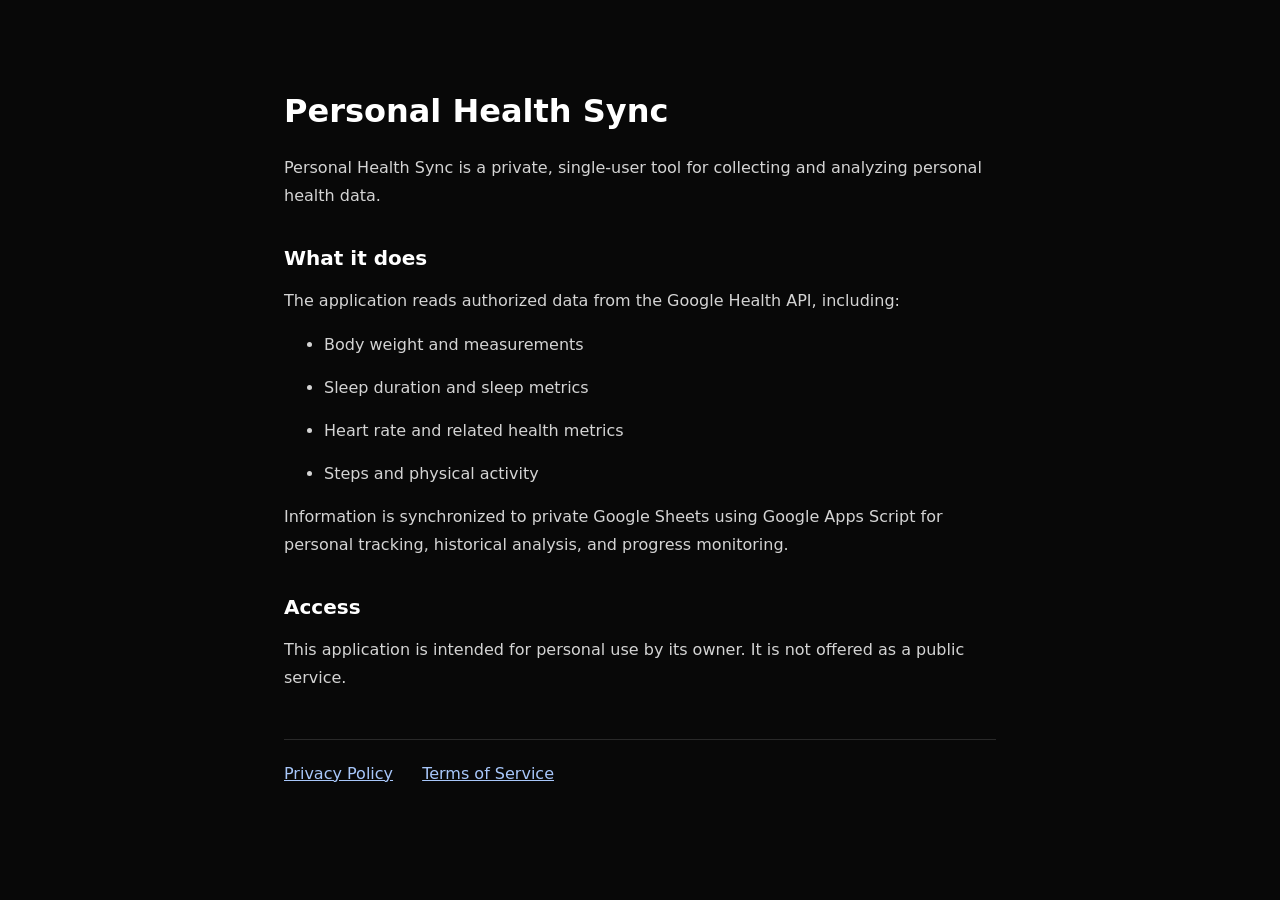
<file: index.html>
<!DOCTYPE html>
<html lang="en">
<head>
  <meta charset="UTF-8">
  <meta name="viewport" content="width=device-width, initial-scale=1">
  <title>Personal Health Sync</title>
  <link rel="stylesheet" href="style.css">
</head>
<body>
<main>
  <h1>Personal Health Sync</h1>

  <p>
    Personal Health Sync is a private, single-user tool
    for collecting and analyzing personal health data.
  </p>

  <h2>What it does</h2>

  <p>
    The application reads authorized data from the
    Google Health API, including:
  </p>

  <ul>
    <li>Body weight and measurements</li>
    <li>Sleep duration and sleep metrics</li>
    <li>Heart rate and related health metrics</li>
    <li>Steps and physical activity</li>
  </ul>

  <p>
    Information is synchronized to private Google Sheets
    using Google Apps Script for personal tracking,
    historical analysis, and progress monitoring.
  </p>

  <h2>Access</h2>

  <p>
    This application is intended for personal use
    by its owner. It is not offered as a public service.
  </p>

  <nav>
    <a href="privacy.html">Privacy Policy</a>
    <a href="terms.html">Terms of Service</a>
  </nav>
</main>
</body>
</html>
</file>
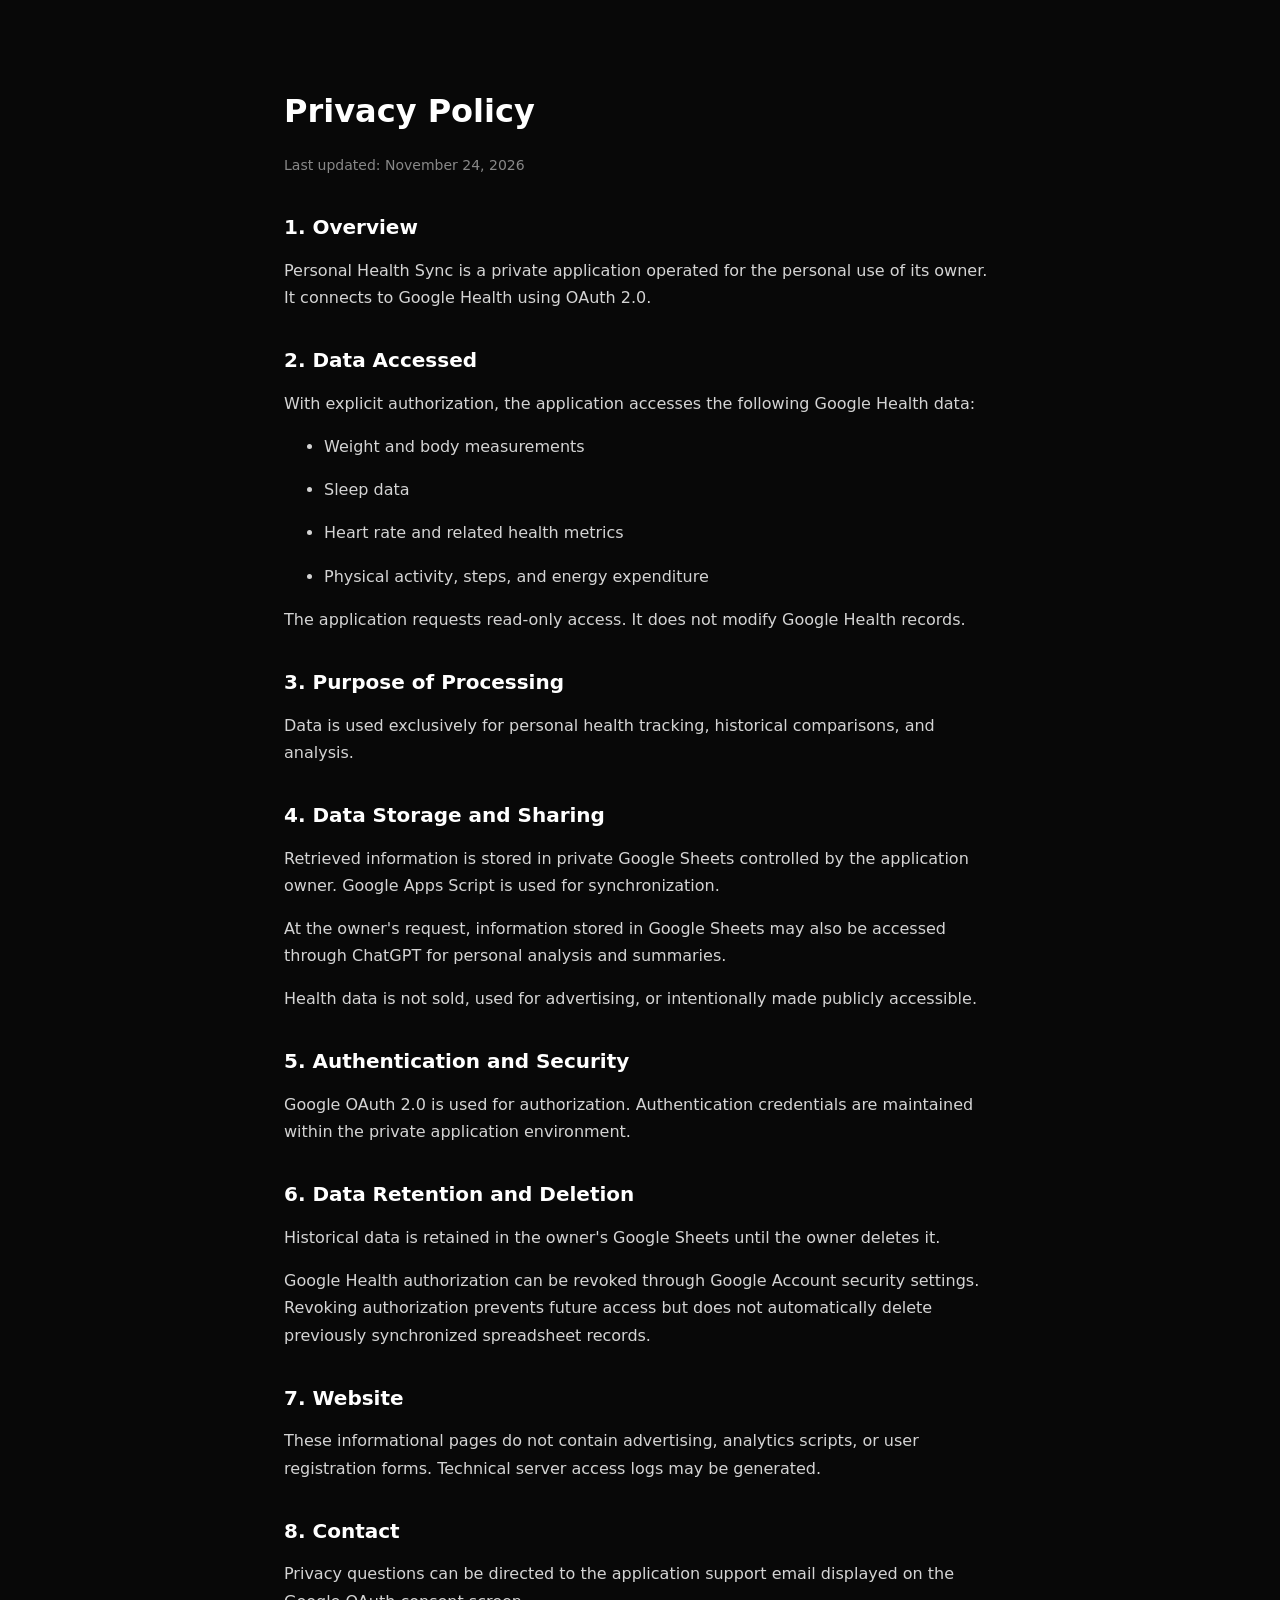
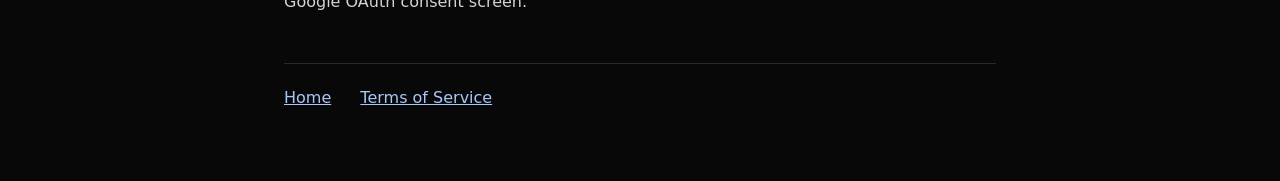
<file: privacy.html>
<!DOCTYPE html>
<html lang="en">
<head>
  <meta charset="UTF-8">
  <meta name="viewport" content="width=device-width, initial-scale=1">
  <title>Privacy Policy — Personal Health Sync</title>
  <link rel="stylesheet" href="style.css">
</head>
<body>
<main>
  <h1>Privacy Policy</h1>
  <p class="muted">Last updated: November 24, 2026</p>

  <h2>1. Overview</h2>
  <p>
    Personal Health Sync is a private application
    operated for the personal use of its owner.
    It connects to Google Health using OAuth 2.0.
  </p>

  <h2>2. Data Accessed</h2>
  <p>
    With explicit authorization, the application
    accesses the following Google Health data:
  </p>
  <ul>
    <li>Weight and body measurements</li>
    <li>Sleep data</li>
    <li>Heart rate and related health metrics</li>
    <li>Physical activity, steps, and energy expenditure</li>
  </ul>
  <p>
    The application requests read-only access.
    It does not modify Google Health records.
  </p>

  <h2>3. Purpose of Processing</h2>
  <p>
    Data is used exclusively for personal health
    tracking, historical comparisons, and analysis.
  </p>

  <h2>4. Data Storage and Sharing</h2>
  <p>
    Retrieved information is stored in private
    Google Sheets controlled by the application owner.
    Google Apps Script is used for synchronization.
  </p>
  <p>
    At the owner's request, information stored in
    Google Sheets may also be accessed through
    ChatGPT for personal analysis and summaries.
  </p>
  <p>
    Health data is not sold, used for advertising,
    or intentionally made publicly accessible.
  </p>

  <h2>5. Authentication and Security</h2>
  <p>
    Google OAuth 2.0 is used for authorization.
    Authentication credentials are maintained
    within the private application environment.
  </p>

  <h2>6. Data Retention and Deletion</h2>
  <p>
    Historical data is retained in the owner's
    Google Sheets until the owner deletes it.
  </p>
  <p>
    Google Health authorization can be revoked
    through Google Account security settings.
    Revoking authorization prevents future access
    but does not automatically delete previously
    synchronized spreadsheet records.
  </p>

  <h2>7. Website</h2>
  <p>
    These informational pages do not contain
    advertising, analytics scripts, or user
    registration forms. Technical server access
    logs may be generated.
  </p>

  <h2>8. Contact</h2>
  <p>
    Privacy questions can be directed to the
    application support email displayed on the
    Google OAuth consent screen.
  </p>

  <nav>
    <a href="./">Home</a>
    <a href="terms.html">Terms of Service</a>
  </nav>
</main>
</body>
</html>
</file>
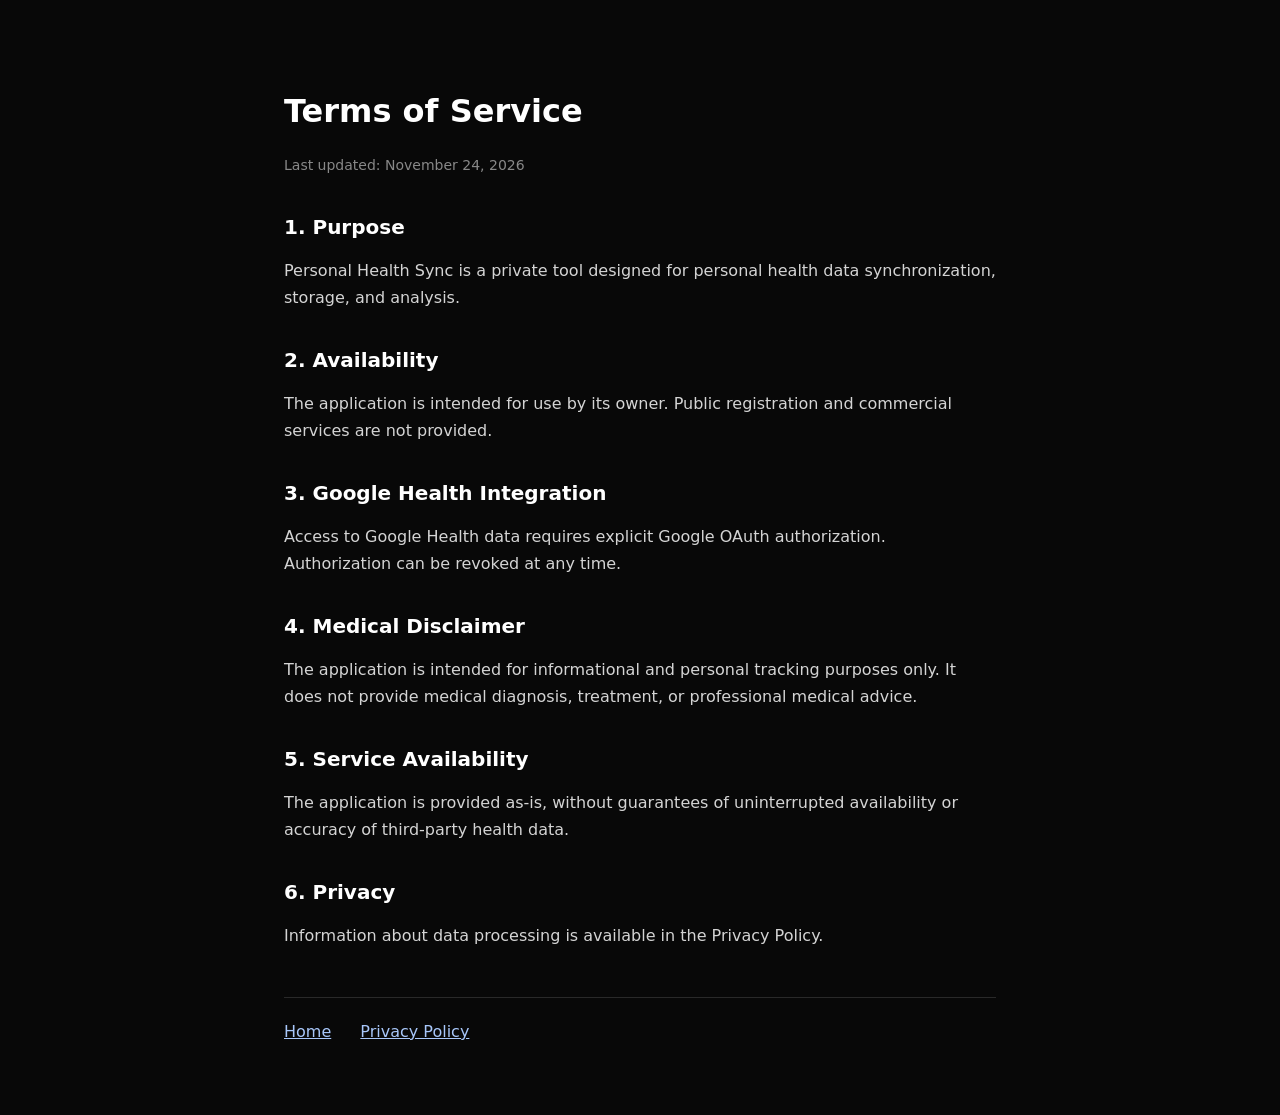
<file: terms.html>
<!DOCTYPE html>
<html lang="en">
<head>
  <meta charset="UTF-8">
  <meta name="viewport" content="width=device-width, initial-scale=1">
  <title>Terms of Service — Personal Health Sync</title>
  <link rel="stylesheet" href="style.css">
</head>
<body>
<main>
  <h1>Terms of Service</h1>
  <p class="muted">Last updated: November 24, 2026</p>

  <h2>1. Purpose</h2>
  <p>
    Personal Health Sync is a private tool designed
    for personal health data synchronization,
    storage, and analysis.
  </p>

  <h2>2. Availability</h2>
  <p>
    The application is intended for use by its owner.
    Public registration and commercial services
    are not provided.
  </p>

  <h2>3. Google Health Integration</h2>
  <p>
    Access to Google Health data requires explicit
    Google OAuth authorization.
    Authorization can be revoked at any time.
  </p>

  <h2>4. Medical Disclaimer</h2>
  <p>
    The application is intended for informational
    and personal tracking purposes only.
    It does not provide medical diagnosis,
    treatment, or professional medical advice.
  </p>

  <h2>5. Service Availability</h2>
  <p>
    The application is provided as-is, without
    guarantees of uninterrupted availability
    or accuracy of third-party health data.
  </p>

  <h2>6. Privacy</h2>
  <p>
    Information about data processing is available
    in the Privacy Policy.
  </p>

  <nav>
    <a href="./">Home</a>
    <a href="privacy.html">Privacy Policy</a>
  </nav>
</main>
</body>
</html>
</file>
<file: style.css>
* {
  box-sizing: border-box;
}

body {
  margin: 0;
  background: #080808;
  color: #d4d4d4;
  font: 16px/1.7 system-ui, sans-serif;
}

main {
  max-width: 760px;
  margin: 0 auto;
  padding: 70px 24px;
}

h1, h2 {
  color: #fff;
  line-height: 1.3;
}

h1 { font-size: 32px; }
h2 { margin-top: 36px; font-size: 20px; }
a { color: #a8c7fa; }
p, li { margin-bottom: 16px; }

nav {
  margin-top: 48px;
  padding-top: 20px;
  border-top: 1px solid #292929;
}

nav a { margin-right: 24px; }
.muted { color: #888; font-size: 14px; }
</file>
